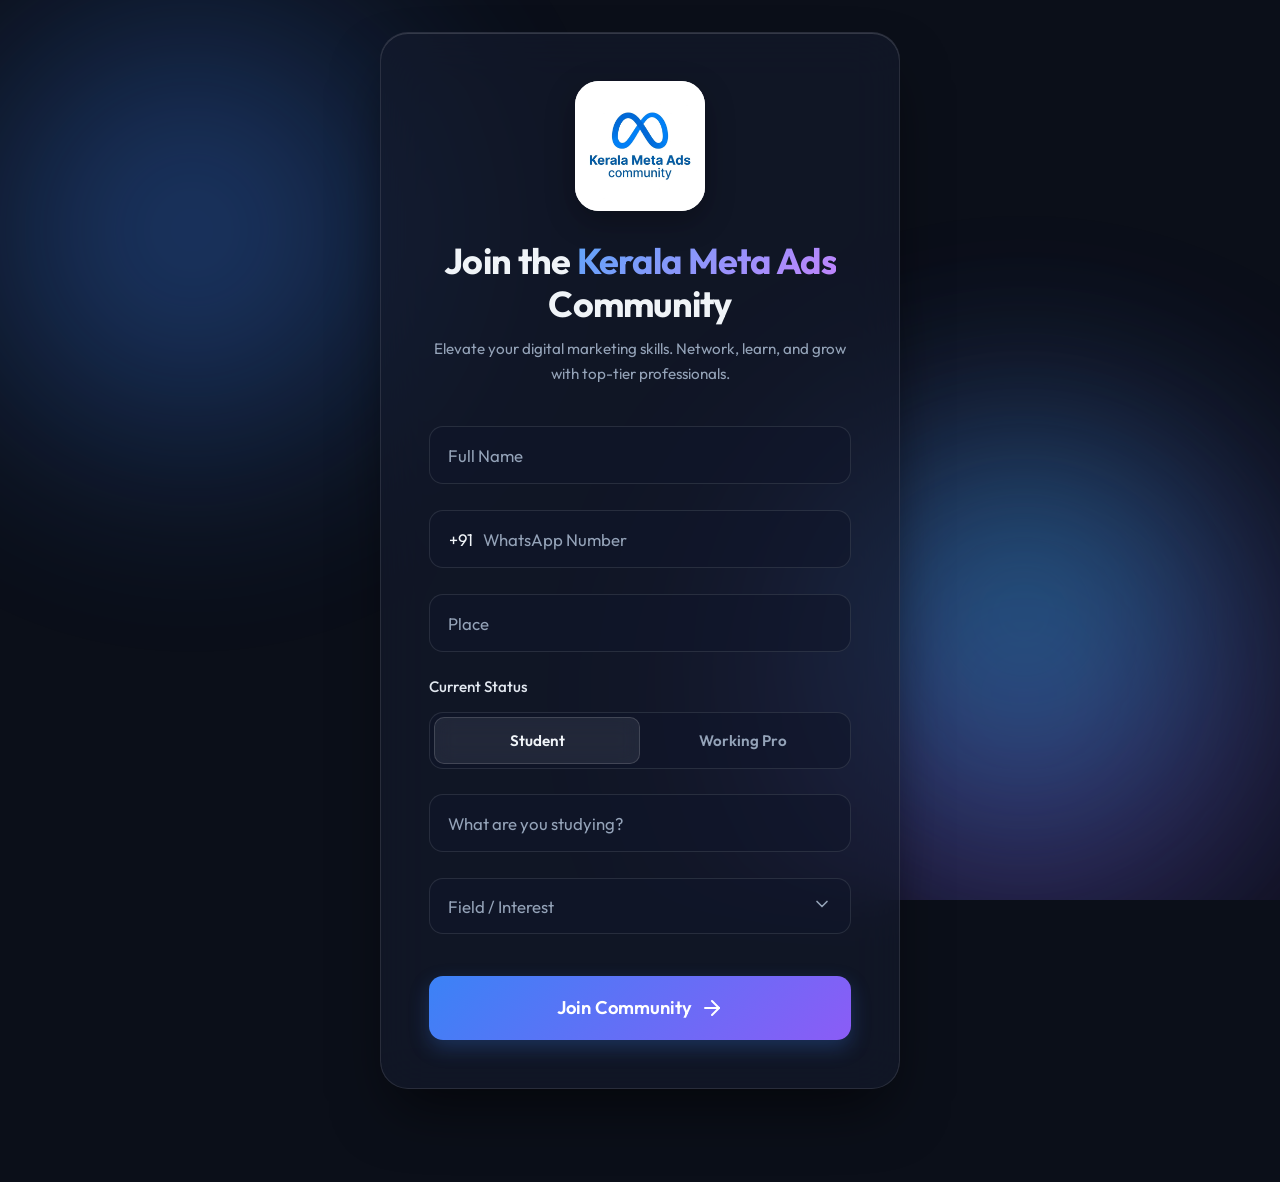
<file: index.html>
<!DOCTYPE html>
<html lang="en">

<head>
    <meta charset="UTF-8">
    <meta name="viewport" content="width=device-width, initial-scale=1.0">
    <title>Join Meta Ads Community</title>
    <meta name="description" content="Join the elite Meta Ads, Google Ads, and Digital Marketing community today.">

    <!-- Website Image Preview & Social Media Tags -->
    <meta property="og:type" content="website">
    <meta property="og:title" content="Join Meta Ads Community">
    <meta property="og:description"
        content="Join the elite Meta Ads, Google Ads, and Digital Marketing community today.">
    <meta property="og:image" content="logo.jpeg">

    <meta property="twitter:card" content="summary_large_image">
    <meta property="twitter:title" content="Join Meta Ads Community">
    <meta property="twitter:description"
        content="Join the elite Meta Ads, Google Ads, and Digital Marketing community today.">
    <meta property="twitter:image" content="logo.jpeg">
    <link rel="preconnect" href="https://fonts.googleapis.com">
    <link rel="preconnect" href="https://fonts.gstatic.com" crossorigin>
    <link href="https://fonts.googleapis.com/css2?family=Outfit:wght@300;400;500;600;700&display=swap" rel="stylesheet">
    <link rel="stylesheet" href="style.css">
</head>

<body>
    <!-- Dynamic background elements -->
    <div class="background-shapes">
        <div class="shape shape-1"></div>
        <div class="shape shape-2"></div>
        <div class="shape shape-3"></div>
    </div>

    <main class="container">
        <div class="form-wrapper">
            <div class="header">
                <img src="logo.jpeg" alt="Kerala Meta Ads Community Logo" class="form-logo">
                <h1>Join the <span class="highlight">Kerala Meta Ads</span> Community</h1>
                <p>Elevate your digital marketing skills. Network, learn, and grow with top-tier professionals.</p>
            </div>

            <form id="joinForm" class="community-form">
                <!-- Name -->
                <div class="input-group">
                    <input type="text" id="name" name="name" required placeholder=" ">
                    <label for="name">Full Name</label>
                </div>

                <!-- WhatsApp -->
                <div class="input-group phone-group">
                    <input type="tel" id="whatsapp" name="whatsapp" required placeholder=" ">
                    <span class="prefix">+91</span>
                    <label for="whatsapp">WhatsApp Number</label>
                </div>

                <!-- Place -->
                <div class="input-group">
                    <input type="text" id="place" name="place" required placeholder=" ">
                    <label for="place">Place</label>
                </div>

                <!-- Status (Segmented Control) -->
                <div class="form-section">
                    <span class="section-label">Current Status</span>
                    <div class="segmented-control">
                        <input type="radio" id="status-student" name="status" value="Student" checked>
                        <label for="status-student">Student</label>

                        <input type="radio" id="status-working" name="status" value="Working">
                        <label for="status-working">Working Pro</label>

                        <div class="selection-indicator"></div>
                    </div>
                </div>

                <!-- Conditional Fields -->
                <div class="input-group" id="field-study-topic" style="display: none;">
                    <input type="text" id="studyType" name="study_type" placeholder=" ">
                    <label for="studyType">What are you studying?</label>
                </div>

                <div class="input-group" id="field-job-title" style="display: none;">
                    <input type="text" id="jobTitle" name="job_title" placeholder=" ">
                    <label for="jobTitle">Job Title</label>
                </div>

                <!-- Common Field -->
                <div class="input-group custom-dropdown" id="interestDropdown">
                    <input type="hidden" name="primary_interest" id="primaryInterestValue">
                    <div class="dropdown-header">
                        <span class="selected-value"></span>
                        <label>Field / Interest</label>
                        <div class="select-arrow">
                            <svg width="20" height="20" viewBox="0 0 24 24" fill="none" stroke="currentColor"
                                stroke-width="2" stroke-linecap="round" stroke-linejoin="round">
                                <polyline points="6 9 12 15 18 9"></polyline>
                            </svg>
                        </div>
                    </div>
                    <ul class="dropdown-list">
                        <li data-value="Digital Marketing">Digital Marketing</li>
                        <li data-value="Graphic Designing">Graphic Designing</li>
                        <li data-value="Web Development">Web Development</li>
                        <li data-value="Content Creation">Content Creation</li>
                        <li data-value="Others">Others</li>
                    </ul>
                </div>

                <!-- Knowledge (Multi-select pills) -->
                <div class="form-section" id="expertise-section" style="display: none;">
                    <span class="section-label">Areas of Expertise <small>(Select multiple)</small></span>
                    <div class="checkbox-group">
                        <label class="custom-checkbox">
                            <input type="checkbox" name="knowledge" value="Meta Ads">
                            <span class="pill">Meta Ads</span>
                        </label>
                        <label class="custom-checkbox">
                            <input type="checkbox" name="knowledge" value="Google Ads">
                            <span class="pill">Google Ads</span>
                        </label>
                        <label class="custom-checkbox">
                            <input type="checkbox" name="knowledge" value="Graphic Design">
                            <span class="pill">Graphic Design</span>
                        </label>
                        <label class="custom-checkbox">
                            <input type="checkbox" name="knowledge" value="Web Development">
                            <span class="pill">Web Dev</span>
                        </label>
                        <label class="custom-checkbox">
                            <input type="checkbox" name="knowledge" value="SEO">
                            <span class="pill">SEO</span>
                        </label>
                    </div>
                </div>

                <!-- Submit Button -->
                <button type="submit" class="submit-btn" id="submitBtn">
                    <span class="btn-text">Join Community</span>
                    <span class="btn-icon">
                        <svg width="24" height="24" viewBox="0 0 24 24" fill="none" stroke="currentColor"
                            stroke-width="2" stroke-linecap="round" stroke-linejoin="round">
                            <line x1="5" y1="12" x2="19" y2="12"></line>
                            <polyline points="12 5 19 12 12 19"></polyline>
                        </svg>
                    </span>
                </button>
            </form>

            <!-- Success Overlay -->
            <div class="success-message" id="successMessage">
                <div class="success-icon">
                    <svg width="60" height="60" viewBox="0 0 24 24" fill="none" stroke="currentColor" stroke-width="2"
                        stroke-linecap="round" stroke-linejoin="round">
                        <path d="M22 11.08V12a10 10 0 1 1-5.93-9.14"></path>
                        <polyline points="22 4 12 14.01 9 11.01"></polyline>
                    </svg>
                </div>
                <h2>Application Sent!</h2>
                <p>Welcome to the circle. <br>We'll notify you on WhatsApp soon.</p>
                <button type="button" class="reset-btn" onclick="location.reload()">Join Another</button>
            </div>
        </div>
    </main>

    <script src="script.js"></script>
</body>

</html>
</file>
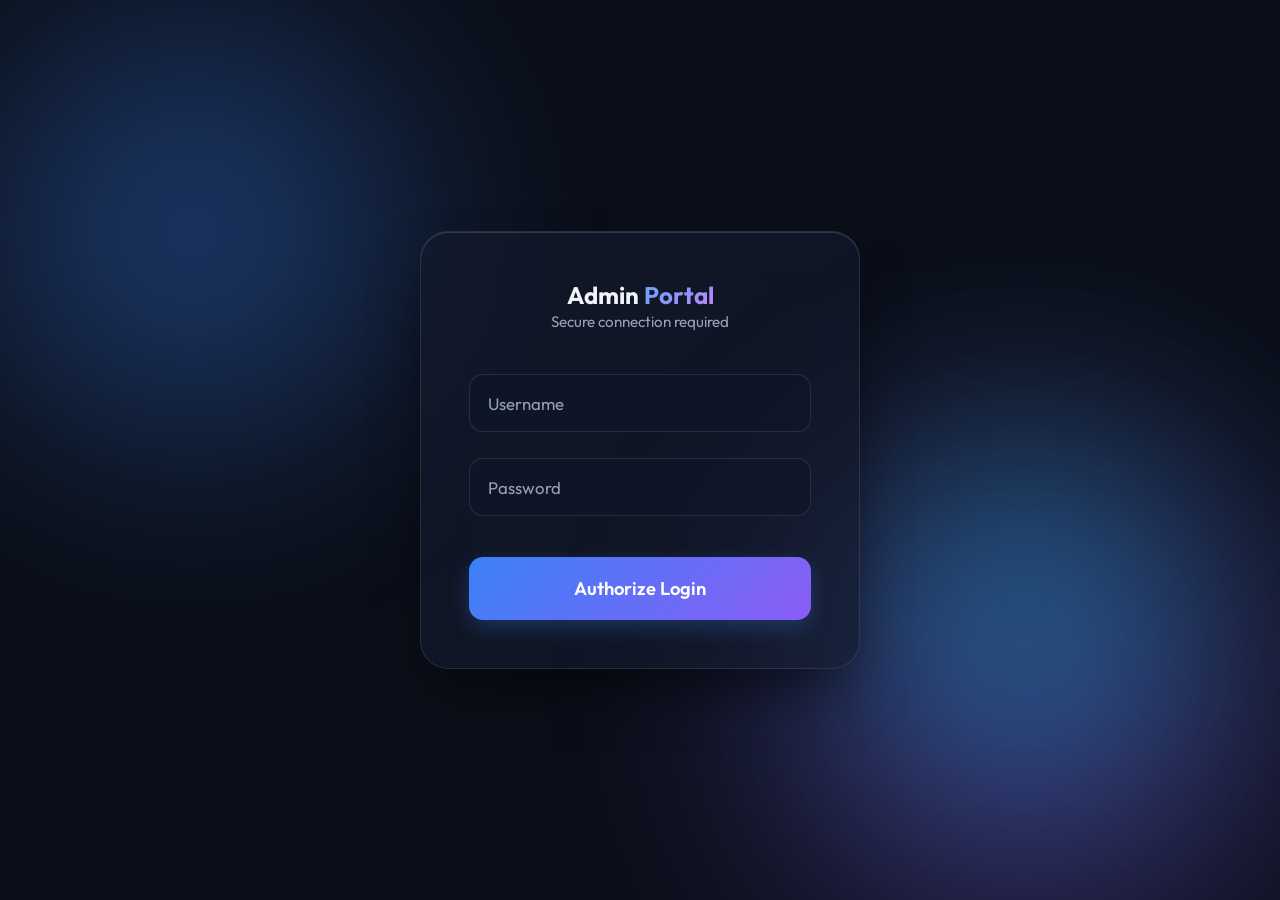
<file: admin.html>
<!DOCTYPE html>
<html lang="en">
<head>
    <meta charset="UTF-8">
    <meta name="viewport" content="width=device-width, initial-scale=1.0">
    <title>Meta Ads | Admin Dashboard</title>
    <link href="https://fonts.googleapis.com/css2?family=Outfit:wght@300;400;500;600;700&display=swap" rel="stylesheet">
    <link rel="stylesheet" href="style.css"> <!-- Reusing powerful base styles -->
    <link rel="stylesheet" href="admin.css"> <!-- Dashboard Specific additions -->
</head>
<body>
    <!-- Thematic Animated Backgrounds -->
    <div class="background-shapes">
        <div class="shape shape-1"></div>
        <div class="shape shape-2"></div>
        <div class="shape shape-3"></div>
    </div>

    <!-- Login Wall Layout -->
    <div id="loginGate" class="login-container">
        <div class="form-wrapper login-box">
            <div class="header">
                <h2>Admin <span class="highlight">Portal</span></h2>
                <p>Secure connection required</p>
            </div>
            
            <form id="adminLoginForm" class="community-form">
                <div class="input-group">
                    <input type="text" id="adminUsername" placeholder=" " required autocomplete="off">
                    <label>Username</label>
                </div>
                <div class="input-group">
                    <input type="password" id="adminPassword" placeholder=" " required>
                    <label>Password</label>
                </div>
                <div id="loginError" class="error-msg" style="display: none;">Invalid credentials</div>
                <button type="submit" class="submit-btn" id="loginBtn">Authorize Login</button>
            </form>
        </div>
    </div>

    <!-- Core App Dashboard -->
    <div id="dashboard" class="dashboard-container" style="display: none;">
        
        <div class="dash-header">
            <h2>Dashboard <span class="highlight">Overview</span></h2>
            <div class="dash-actions">
                <button id="refreshBtn" class="action-btn">↺ Refresh Lead Sync</button>
                <button id="logoutBtn" class="action-btn outline">Logout</button>
            </div>
        </div>

        <!-- Metrics Grid -->
        <div class="stats-grid">
            <div class="stat-card total-card">
                <h3>Total Submits</h3>
                <div class="stat-value" id="stat-total">0</div>
            </div>
            <div class="stat-card card-dm">
                <h3>Digital Marketing</h3>
                <div class="stat-value" id="stat-dm">0</div>
            </div>
            <div class="stat-card card-gd">
                <h3>Graphic Designing</h3>
                <div class="stat-value" id="stat-gd">0</div>
            </div>
            <div class="stat-card card-wd">
                <h3>Web Development</h3>
                <div class="stat-value" id="stat-wd">0</div>
            </div>
            <div class="stat-card card-cc">
                <h3>Content Creation</h3>
                <div class="stat-value" id="stat-cc">0</div>
            </div>
            <div class="stat-card card-others">
                <h3>Others</h3>
                <div class="stat-value" id="stat-others">0</div>
            </div>
            <div class="stat-card card-students">
                <h3>Total Students</h3>
                <div class="stat-value" id="stat-students">0</div>
            </div>
            <div class="stat-card card-workers">
                <h3>Working Pros</h3>
                <div class="stat-value" id="stat-workers">0</div>
            </div>
        </div>

        <!-- System Table Control View -->
        <div class="data-section form-wrapper">
            <div class="data-toolbar">
                <div class="filter-group" style="display: flex; gap: 1rem; align-items: center; max-width: 100%; flex-wrap: wrap;">
                    <div class="search-box input-group" style="min-width: 260px; width:auto; margin:0;">
                        <input type="text" id="searchInput" placeholder=" " style="padding: 1.2rem 1.2rem 0.6rem;">
                        <label style="left: 1.2rem;">Live Search Filter...</label>
                    </div>
                    
                    <select id="categoryFilter" class="glass-select">
                        <option value="All">All Interests</option>
                        <option value="Digital Marketing">Digital Marketing</option>
                        <option value="Graphic Designing">Graphic Designing</option>
                        <option value="Web Development">Web Development</option>
                        <option value="Content Creation">Content Creation</option>
                        <option value="Others">Others</option>
                    </select>
                </div>
                
                <div class="data-controls" style="display: flex; gap: 0.8rem; align-items: center; flex-wrap: wrap;">
                    <input type="text" id="vcfPrefix" placeholder="VCF Prefix (e.g. Meta_)" class="glass-select" style="min-width: 180px; margin-right: 0.5rem;">
                    <button id="downloadVcfBtn" class="action-btn primary-action">↓ Export VCF Data Stream</button>
                    <button id="clearDataBtn" class="action-btn danger">⚠️ Wipe All Subscriptions</button>
                </div>
            </div>

            <div class="table-responsive">
                <table id="dataTable" class="glass-table">
                    <thead>
                        <tr>
                            <th>Date Pulled</th>
                            <th>Applicant</th>
                            <th>Contact Endpoint</th>
                            <th>Origin</th>
                            <th>Profile Grouping</th>
                            <th>Declared Interest</th>
                            <th>Capabilities</th>
                            <th>Action</th>
                        </tr>
                    </thead>
                    <tbody id="tableBody">
                        <tr><td colspan="8" class="loading-cell">Securely establishing proxy...</td></tr>
                    </tbody>
                </table>
            </div>
        </div>
    </div>

    <!-- Active Logic Router -->
    <script src="admin.js"></script>
</body>
</html>
</file>
<file: style.css>
:root {
    --bg-color: #0b0f19;
    --card-bg: rgba(20, 27, 45, 0.65);
    --card-border: rgba(255, 255, 255, 0.1);
    --text-main: #f0f4f8;
    --text-muted: #94a3b8;
    --primary: #3b82f6;
    --primary-glow: rgba(59, 130, 246, 0.5);
    --secondary: #8b5cf6;
    --accent: #06b6d4;
    --input-bg: rgba(15, 23, 42, 0.6);
    --pill-bg: rgba(255, 255, 255, 0.05);
    --pill-border: rgba(255, 255, 255, 0.1);
    --pill-active: rgba(59, 130, 246, 0.2);
    --pill-active-border: #3b82f6;
    --transition: all 0.3s cubic-bezier(0.4, 0, 0.2, 1);
}

* {
    margin: 0;
    padding: 0;
    box-sizing: border-box;
}

body {
    font-family: 'Outfit', sans-serif;
    background-color: var(--bg-color);
    color: var(--text-main);
    min-height: 100vh;
    display: flex;
    justify-content: center;
    align-items: center;
    overflow-x: hidden;
    position: relative;
    padding: 2rem 1rem;
}

/* Background Animations */
.background-shapes {
    position: fixed;
    top: 0;
    left: 0;
    width: 100vw;
    height: 100vh;
    z-index: -1;
    overflow: hidden;
    pointer-events: none;
}

.shape {
    position: absolute;
    border-radius: 50%;
    filter: blur(90px);
    opacity: 0.45;
    animation: float 20s infinite alternate cubic-bezier(0.4, 0, 0.2, 1);
}

.shape-1 {
    top: -10%;
    left: -10%;
    width: 50vw;
    height: 50vw;
    background: radial-gradient(circle, var(--primary) 0%, transparent 70%);
    animation-delay: 0s;
}

.shape-2 {
    bottom: -20%;
    right: -10%;
    width: 60vw;
    height: 60vw;
    background: radial-gradient(circle, var(--secondary) 0%, transparent 70%);
    animation-delay: -5s;
}

.shape-3 {
    top: 40%;
    left: 60%;
    width: 40vw;
    height: 40vw;
    background: radial-gradient(circle, var(--accent) 0%, transparent 70%);
    animation-delay: -10s;
}

@keyframes float {
    0% { transform: translate(0, 0) scale(1); }
    33% { transform: translate(30px, -50px) scale(1.1); }
    66% { transform: translate(-20px, 20px) scale(0.9); }
    100% { transform: translate(0, 0) scale(1); }
}

/* Container & Glassmorphism Card */
.container {
    width: 100%;
    max-width: 520px;
    z-index: 1;
    perspective: 1200px;
}

.form-wrapper {
    background: var(--card-bg);
    backdrop-filter: blur(24px);
    -webkit-backdrop-filter: blur(24px);
    border: 1px solid var(--card-border);
    border-radius: 28px;
    padding: 3rem;
    box-shadow: 0 30px 60px -15px rgba(0, 0, 0, 0.6), 
                inset 0 1px 0 rgba(255, 255, 255, 0.15);
    transform-style: preserve-3d;
    transition: transform 0.5s ease, box-shadow 0.5s ease;
    position: relative;
}

.form-wrapper:hover {
    box-shadow: 0 35px 70px -15px rgba(0, 0, 0, 0.7), 
                inset 0 1px 0 rgba(255, 255, 255, 0.15);
}

/* Header */
.header {
    text-align: center;
    margin-bottom: 2.5rem;
}

.form-logo {
    width: 130px;
    height: 130px;
    object-fit: contain;
    border-radius: 24px;
    margin-bottom: 1.5rem;
    background: #ffffff;
    box-shadow: 0 10px 30px rgba(0, 0, 0, 0.3);
}

.header h1 {
    font-size: 2.25rem;
    font-weight: 700;
    line-height: 1.2;
    margin-bottom: 0.75rem;
    letter-spacing: -0.02em;
}

.header .highlight {
    background: linear-gradient(135deg, #60a5fa, #c084fc);
    -webkit-background-clip: text;
    background-clip: text;
    -webkit-text-fill-color: transparent;
    color: transparent;
    display: inline-block;
}

.header p {
    color: var(--text-muted);
    font-size: 0.95rem;
    line-height: 1.6;
}

/* Form Layout */
.community-form {
    display: flex;
    flex-direction: column;
    gap: 1.6rem;
}

/* Inputs with Floating Labels */
.input-group {
    position: relative;
    width: 100%;
}

.input-group input {
    width: 100%;
    background: var(--input-bg);
    border: 1px solid var(--pill-border);
    border-radius: 14px;
    padding: 1.6rem 1.2rem 0.6rem 1.2rem;
    font-family: inherit;
    font-size: 1.05rem;
    color: var(--text-main);
    outline: none;
    transition: var(--transition);
}

.input-group input:focus {
    background: rgba(15, 23, 42, 0.85);
    border-color: var(--primary);
    box-shadow: 0 0 0 4px rgba(59, 130, 246, 0.15);
}

.input-group label {
    position: absolute;
    left: 1.2rem;
    top: 50%;
    transform: translateY(-50%);
    color: var(--text-muted);
    pointer-events: none;
    transition: var(--transition);
    font-size: 1.05rem;
}

.input-group input:focus ~ label,
.input-group input:not(:placeholder-shown) ~ label {
    top: 1rem;
    font-size: 0.8rem;
    color: var(--primary);
    font-weight: 500;
}

.input-group input:not(:focus):not(:placeholder-shown) ~ label {
    color: var(--text-muted);
}

/* Custom Glassmorphism Dropdown */
.custom-dropdown {
    position: relative;
    user-select: none;
}
.custom-dropdown .dropdown-header {
    width: 100%;
    background: var(--input-bg);
    border: 1px solid var(--pill-border);
    border-radius: 14px;
    padding: 1.6rem 1.2rem 0.6rem 1.2rem;
    min-height: 56px;
    cursor: pointer;
    transition: var(--transition);
    display: flex;
    align-items: center;
}
.custom-dropdown.open .dropdown-header {
    background: rgba(15, 23, 42, 0.85);
    border-color: var(--primary);
    box-shadow: 0 0 0 4px rgba(59, 130, 246, 0.15);
}
.custom-dropdown .selected-value {
    font-size: 1.05rem;
    color: var(--text-main);
    display: none;
}
.custom-dropdown.has-value .selected-value {
    display: block;
}
.custom-dropdown .dropdown-header label {
    position: absolute;
    left: 1.2rem;
    top: 50%;
    transform: translateY(-50%);
    pointer-events: none;
    color: var(--text-muted);
    transition: var(--transition);
    margin: 0;
    font-size: 1.05rem;
}
.custom-dropdown.open .dropdown-header label,
.custom-dropdown.has-value .dropdown-header label {
    top: 1rem;
    font-size: 0.8rem;
    color: var(--primary);
    transform: translateY(0);
}
.custom-dropdown.has-value:not(.open) .dropdown-header label {
    color: var(--text-muted);
}
.custom-dropdown .select-arrow {
    position: absolute;
    right: 1.2rem;
    top: 50%;
    transform: translateY(-50%);
    color: var(--text-muted);
    transition: var(--transition);
    pointer-events: none;
}
.custom-dropdown.open .select-arrow {
    color: var(--primary);
    transform: translateY(-50%) rotate(180deg);
}
.custom-dropdown .dropdown-list {
    position: absolute;
    top: calc(100% + 8px);
    left: 0;
    right: 0;
    background: rgba(15, 23, 42, 0.95);
    backdrop-filter: blur(12px);
    -webkit-backdrop-filter: blur(12px);
    border: 1px solid var(--pill-border);
    border-radius: 14px;
    padding: 0.5rem;
    margin: 0;
    list-style: none;
    z-index: 100;
    opacity: 0;
    visibility: hidden;
    transform: translateY(-10px);
    transition: all 0.3s cubic-bezier(0.4, 0, 0.2, 1);
    box-shadow: 0 10px 25px rgba(0,0,0,0.5);
    max-height: 250px;
    overflow-y: auto;
}
.custom-dropdown .dropdown-list::-webkit-scrollbar {
    width: 6px;
}
.custom-dropdown .dropdown-list::-webkit-scrollbar-track {
    background: transparent;
}
.custom-dropdown .dropdown-list::-webkit-scrollbar-thumb {
    background: rgba(255, 255, 255, 0.1);
    border-radius: 10px;
}
.custom-dropdown.open .dropdown-list {
    opacity: 1;
    visibility: visible;
    transform: translateY(0);
}
.custom-dropdown .dropdown-list li {
    padding: 0.8rem 1.2rem;
    color: var(--text-main);
    border-radius: 8px;
    cursor: pointer;
    transition: background 0.2s, color 0.2s;
    font-size: 1.05rem;
}
.custom-dropdown .dropdown-list li:hover {
    background: rgba(59, 130, 246, 0.15);
}
.custom-dropdown .dropdown-list li.selected {
    background: rgba(59, 130, 246, 0.25);
    color: var(--primary);
    font-weight: 500;
}

/* Phone Group Prefix Styles */
.input-group.phone-group input {
    padding-left: 3.4rem;
}

.input-group.phone-group .prefix {
    position: absolute;
    left: 1.25rem;
    top: 50%;
    transform: translateY(-50%);
    color: var(--text-main);
    font-size: 1.05rem;
    pointer-events: none;
    z-index: 5;
    user-select: none;
    transition: var(--transition);
}

.input-group.phone-group input:focus ~ .prefix,
.input-group.phone-group input:not(:placeholder-shown) ~ .prefix {
    top: 2.1rem; /* Aligns with the typed text visually */
}

.input-group.phone-group label {
    left: 3.4rem;
}

.input-group.phone-group input:focus ~ label,
.input-group.phone-group input:not(:placeholder-shown) ~ label {
    left: 1.2rem;
}

/* Form Sections */
.form-section {
    display: flex;
    flex-direction: column;
    gap: 1rem;
}

.section-label {
    font-size: 0.95rem;
    font-weight: 500;
    color: #e2e8f0;
}

.section-label small {
    color: var(--text-muted);
    font-weight: 400;
    font-size: 0.85rem;
}

/* Segmented Control */
.segmented-control {
    position: relative;
    display: flex;
    background: var(--input-bg);
    border-radius: 14px;
    padding: 4px;
    border: 1px solid var(--pill-border);
}

.segmented-control input {
    display: none;
}

.segmented-control label {
    flex: 1;
    text-align: center;
    padding: 0.85rem 0;
    cursor: pointer;
    font-size: 0.95rem;
    font-weight: 600;
    color: var(--text-muted);
    transition: color 0.3s ease;
    z-index: 2;
    position: relative;
}

.segmented-control input:checked + label {
    color: var(--text-main);
}

.selection-indicator {
    position: absolute;
    top: 4px;
    bottom: 4px;
    left: 4px;
    width: calc(50% - 4px);
    background: rgba(255,255,255,0.08); /* slight highlight */
    border: 1px solid rgba(255,255,255,0.15);
    border-radius: 10px;
    transition: transform 0.4s cubic-bezier(0.4, 0, 0.2, 1);
    z-index: 1;
    backdrop-filter: blur(10px);
    -webkit-backdrop-filter: blur(10px);
}

#status-working:checked ~ .selection-indicator {
    transform: translateX(100%);
}

/* Multi-select Pills */
.checkbox-group {
    display: flex;
    flex-wrap: wrap;
    gap: 0.6rem;
}

.custom-checkbox input {
    display: none;
}

.custom-checkbox .pill {
    display: inline-block;
    padding: 0.7rem 1.25rem;
    background: var(--pill-bg);
    border: 1px solid var(--pill-border);
    border-radius: 100px;
    font-size: 0.95rem;
    font-weight: 500;
    color: var(--text-muted);
    cursor: pointer;
    transition: var(--transition);
    user-select: none;
}

.custom-checkbox:hover .pill {
    background: rgba(255, 255, 255, 0.12);
    color: var(--text-main);
    border-color: rgba(255, 255, 255, 0.2);
}

.custom-checkbox input:checked + .pill {
    background: var(--primary);
    border-color: var(--primary);
    color: white;
    box-shadow: 0 4px 15px rgba(59, 130, 246, 0.35);
    transform: translateY(-2px);
}

/* Submit Button */
.submit-btn {
    margin-top: 1rem;
    width: 100%;
    padding: 1.25rem;
    border: none;
    border-radius: 14px;
    background: linear-gradient(135deg, var(--primary), var(--secondary));
    color: white;
    font-family: inherit;
    font-size: 1.15rem;
    font-weight: 600;
    cursor: pointer;
    display: flex;
    justify-content: center;
    align-items: center;
    gap: 0.5rem;
    transition: var(--transition);
    position: relative;
    overflow: hidden;
    box-shadow: 0 8px 20px rgba(59, 130, 246, 0.25);
}

.submit-btn::before {
    content: '';
    position: absolute;
    top: 0;
    left: -100%;
    width: 100%;
    height: 100%;
    background: linear-gradient(90deg, transparent, rgba(255,255,255,0.25), transparent);
    transition: left 0.6s ease;
}

.submit-btn:hover {
    transform: translateY(-3px);
    box-shadow: 0 12px 25px rgba(99, 102, 241, 0.4);
}

.submit-btn:hover::before {
    left: 100%;
}

.submit-btn:active {
    transform: translateY(0);
}

.btn-icon {
    display: flex;
    transition: transform 0.3s cubic-bezier(0.4, 0, 0.2, 1);
}

.submit-btn:hover .btn-icon {
    transform: translateX(6px);
}

/* Success Message Override */
.success-message {
    position: absolute;
    top: 0;
    left: 0;
    width: 100%;
    height: 100%;
    background: rgba(15, 23, 42, 0.85);
    backdrop-filter: blur(12px);
    display: flex;
    flex-direction: column;
    justify-content: center;
    align-items: center;
    text-align: center;
    opacity: 0;
    pointer-events: none;
    transition: opacity 0.5s ease;
    z-index: 10;
    padding: 3rem;
    border-radius: 28px;
}

.success-message.active {
    opacity: 1;
    pointer-events: auto;
}

.success-icon {
    color: #10b981;
    margin-bottom: 1.5rem;
    animation: popIn 0.6s cubic-bezier(0.175, 0.885, 0.32, 1.275) forwards;
    transform: scale(0);
    filter: drop-shadow(0 10px 15px rgba(16, 185, 129, 0.3));
}

@keyframes popIn {
    0% { transform: scale(0); }
    80% { transform: scale(1.1); }
    100% { transform: scale(1); }
}

.success-message h2 {
    font-size: 2.2rem;
    margin-bottom: 0.75rem;
    color: white;
    font-weight: 700;
}

.success-message p {
    color: #cbd5e1;
    font-size: 1.1rem;
    line-height: 1.5;
    margin-bottom: 2rem;
}

.reset-btn {
    padding: 0.8rem 1.5rem;
    background: transparent;
    border: 1px solid rgba(255,255,255,0.2);
    border-radius: 8px;
    color: white;
    font-family: inherit;
    font-size: 0.95rem;
    cursor: pointer;
    transition: var(--transition);
}

.reset-btn:hover {
    background: rgba(255,255,255,0.1);
    border-color: rgba(255,255,255,0.4);
}

/* Responsive constraints */
@media (max-width: 576px) {
    .container {
        padding: 0 10px;
    }
    
    .form-wrapper {
        padding: 2.5rem 1.5rem;
        border-radius: 20px;
    }
    
    .header h1 {
        font-size: 1.85rem;
    }
}
</file>
<file: admin.css>
/* Specific Dashboard Styling Extensions applied over base style.css */

.login-container {
    width: 100%;
    max-width: 440px;
    margin: 0 auto;
    z-index: 10;
}

.error-msg {
    color: #ef4444;
    font-size: 0.95rem;
    text-align: center;
    margin-top: -0.5rem;
    background: rgba(239, 68, 68, 0.1);
    border: 1px solid rgba(239, 68, 68, 0.3);
    padding: 0.75rem;
    border-radius: 12px;
}

.dashboard-container {
    width: 100%;
    max-width: 1300px;
    margin: 0 auto;
    padding: 1.5rem;
    display: flex;
    flex-direction: column;
    gap: 2rem;
    z-index: 10;
    animation: fadeIn 0.5s ease-out forwards;
}

@keyframes fadeIn {
    from { opacity: 0; transform: translateY(10px); }
    to { opacity: 1; transform: translateY(0); }
}

.dash-header {
    display: flex;
    justify-content: space-between;
    align-items: center;
    background: var(--card-bg);
    backdrop-filter: blur(24px);
    border: 1px solid var(--card-border);
    padding: 1.5rem 2.5rem;
    border-radius: 24px;
    box-shadow: 0 10px 30px rgba(0,0,0,0.5);
}

.dash-header h2 {
    font-size: 2.2rem;
    font-weight: 700;
}

.dash-actions {
    display: flex;
    gap: 1.2rem;
}

.action-btn {
    padding: 0.75rem 1.4rem;
    background: rgba(255,255,255,0.05);
    border: 1px solid var(--card-border);
    color: var(--text-main);
    border-radius: 12px;
    cursor: pointer;
    font-family: inherit;
    font-weight: 500;
    transition: var(--transition);
}

.action-btn:hover {
    background: rgba(255,255,255,0.15);
    transform: translateY(-2px);
    border-color: rgba(255,255,255,0.3);
}

.action-btn.primary-action {
    background: rgba(59, 130, 246, 0.2);
    border-color: rgba(59, 130, 246, 0.4);
    color: #bfdbfe;
}

.action-btn.primary-action:hover {
    background: rgba(59, 130, 246, 0.4);
}

.action-btn.danger {
    background: rgba(239, 68, 68, 0.2);
    border-color: rgba(239, 68, 68, 0.4);
    color: #fecaca;
}

.action-btn.danger:hover {
    background: rgba(239, 68, 68, 0.4);
}

.action-btn.danger.mini {
    padding: 0.35rem 0.65rem;
    font-size: 0.8rem;
    border-radius: 8px;
    background: rgba(239, 68, 68, 0.1);
}

/* Statistics Grid Maps */
.stats-grid {
    display: grid;
    grid-template-columns: repeat(auto-fit, minmax(140px, 1fr));
    gap: 1rem;
}

.stat-card {
    background: var(--card-bg);
    backdrop-filter: blur(24px);
    border: 1px solid var(--card-border);
    border-radius: 16px;
    padding: 1.2rem;
    text-align: center;
    box-shadow: 0 12px 25px rgba(0,0,0,0.4);
    transition: var(--transition);
}

.stat-card:hover {
    transform: translateY(-4px);
    border-color: rgba(255,255,255,0.25);
    background: rgba(30, 41, 59, 0.7);
}

.stat-card.total-card {
    grid-column: span 2;
    background: linear-gradient(135deg, #3b82f6, #8b5cf6);
    border: none;
    box-shadow: 0 8px 20px rgba(139, 92, 246, 0.3);
}

.stat-card.total-card h3, 
.stat-card.total-card .stat-value {
    color: white !important;
    -webkit-text-fill-color: white !important;
    text-shadow: none;
}

/* Category Specific Vibrant Solid Gradients */
.card-dm {
    background: linear-gradient(135deg, #f97316, #ef4444);
    border: none;
    box-shadow: 0 8px 20px rgba(239, 68, 68, 0.3);
}
.card-gd {
    background: linear-gradient(135deg, #d946ef, #a855f7);
    border: none;
    box-shadow: 0 8px 20px rgba(168, 85, 247, 0.3);
}
.card-wd {
    background: linear-gradient(135deg, #10b981, #14b8a6);
    border: none;
    box-shadow: 0 8px 20px rgba(16, 185, 129, 0.3);
}
.card-cc {
    background: linear-gradient(135deg, #f59e0b, #eab308);
    border: none;
    box-shadow: 0 8px 20px rgba(245, 158, 11, 0.3);
}
.card-others {
    background: linear-gradient(135deg, #64748b, #475569);
    border: none;
    box-shadow: 0 8px 20px rgba(71, 85, 105, 0.3);
}
.card-students {
    background: linear-gradient(135deg, #0ea5e9, #0284c7);
    border: none;
    box-shadow: 0 8px 20px rgba(14, 165, 233, 0.3);
}
.card-workers {
    background: linear-gradient(135deg, #f43f5e, #e11d48);
    border: none;
    box-shadow: 0 8px 20px rgba(244, 63, 94, 0.3);
}

/* Force pure white text on solidly colored cards for contrast */
.card-dm h3, .card-dm .stat-value,
.card-gd h3, .card-gd .stat-value,
.card-wd h3, .card-wd .stat-value,
.card-cc h3, .card-cc .stat-value,
.card-others h3, .card-others .stat-value,
.card-students h3, .card-students .stat-value,
.card-workers h3, .card-workers .stat-value {
    color: #ffffff !important;
    text-shadow: none;
}

@media (max-width: 900px) {
    .stat-card.total-card { grid-column: span 1; }
    .dash-header { flex-direction: column; gap: 1rem; text-align: center; }
}

.stat-card h3 {
    font-size: 0.75rem;
    color: var(--text-muted);
    font-weight: 600;
    margin-bottom: 0.4rem;
    text-transform: uppercase;
    letter-spacing: 0.5px;
}

.stat-value {
    font-size: 2.2rem;
    font-weight: 700;
    color: var(--text-main);
    text-shadow: 0 2px 10px rgba(0,0,0,0.5);
}

.total-card .stat-value {
    background: linear-gradient(135deg, #60a5fa, #c084fc);
    -webkit-background-clip: text;
    background-clip: text;
    -webkit-text-fill-color: transparent;
}

/* Table Area */
.data-section.form-wrapper {
    padding: 2rem;
    max-width: 100%;
}

.data-toolbar {
    display: flex;
    justify-content: space-between;
    align-items: center;
    margin-bottom: 2rem;
    flex-wrap: wrap;
    gap: 1.5rem;
}

.search-box input {
    font-size: 1rem;
    color: var(--text-main);
}

.glass-select {
    background: rgba(15, 23, 42, 0.4);
    border: 1px solid var(--card-border);
    color: var(--text-main);
    padding: 0.8rem 1.2rem;
    border-radius: 12px;
    font-family: inherit;
    font-size: 0.95rem;
    outline: none;
    backdrop-filter: blur(10px);
    cursor: pointer;
    transition: var(--transition);
    height: 48px;
}

.glass-select:focus {
    border-color: rgba(59, 130, 246, 0.5);
}

.glass-select option {
    background: #0f172a;
    color: var(--text-main);
}

.data-controls {
    display: flex;
    gap: 1rem;
}

.table-responsive {
    overflow-x: auto;
    width: 100%;
    border-radius: 16px;
    border: 1px solid var(--card-border);
    background: rgba(0,0,0,0.2);
}

.glass-table {
    width: 100%;
    border-collapse: collapse;
    min-width: 900px;
}

.glass-table th {
    text-align: left;
    padding: 1.2rem 1rem;
    color: #94a3b8;
    font-weight: 600;
    font-size: 0.95rem;
    border-bottom: 1px solid rgba(255,255,255,0.1);
    background: rgba(15, 23, 42, 0.4);
    text-transform: uppercase;
    letter-spacing: 0.5px;
}

.glass-table td {
    padding: 1.2rem 1rem;
    color: var(--text-main);
    font-size: 1rem;
    border-bottom: 1px solid rgba(255,255,255,0.05);
    vertical-align: middle;
}

.glass-table tbody tr {
    transition: background 0.2s;
}

.glass-table tbody tr:hover {
    background: rgba(59, 130, 246, 0.08); /* slight primary highlight */
}

.loading-cell {
    text-align: center;
    padding: 3.5rem !important;
    color: var(--text-muted) !important;
    font-size: 1.1rem;
}

/* Badges */
.badge {
    display: inline-block;
    padding: 0.3rem 0.8rem;
    border-radius: 6px;
    font-size: 0.85rem;
    font-weight: 600;
    letter-spacing: 0.5px;
}

.badge.primary { background: rgba(59, 130, 246, 0.2); color: #93c5fd; border: 1px solid rgba(59, 130, 246, 0.3);}
.badge.secondary { background: rgba(139, 92, 246, 0.2); color: #c4b5fd; border: 1px solid rgba(139, 92, 246, 0.3);}
</file>
